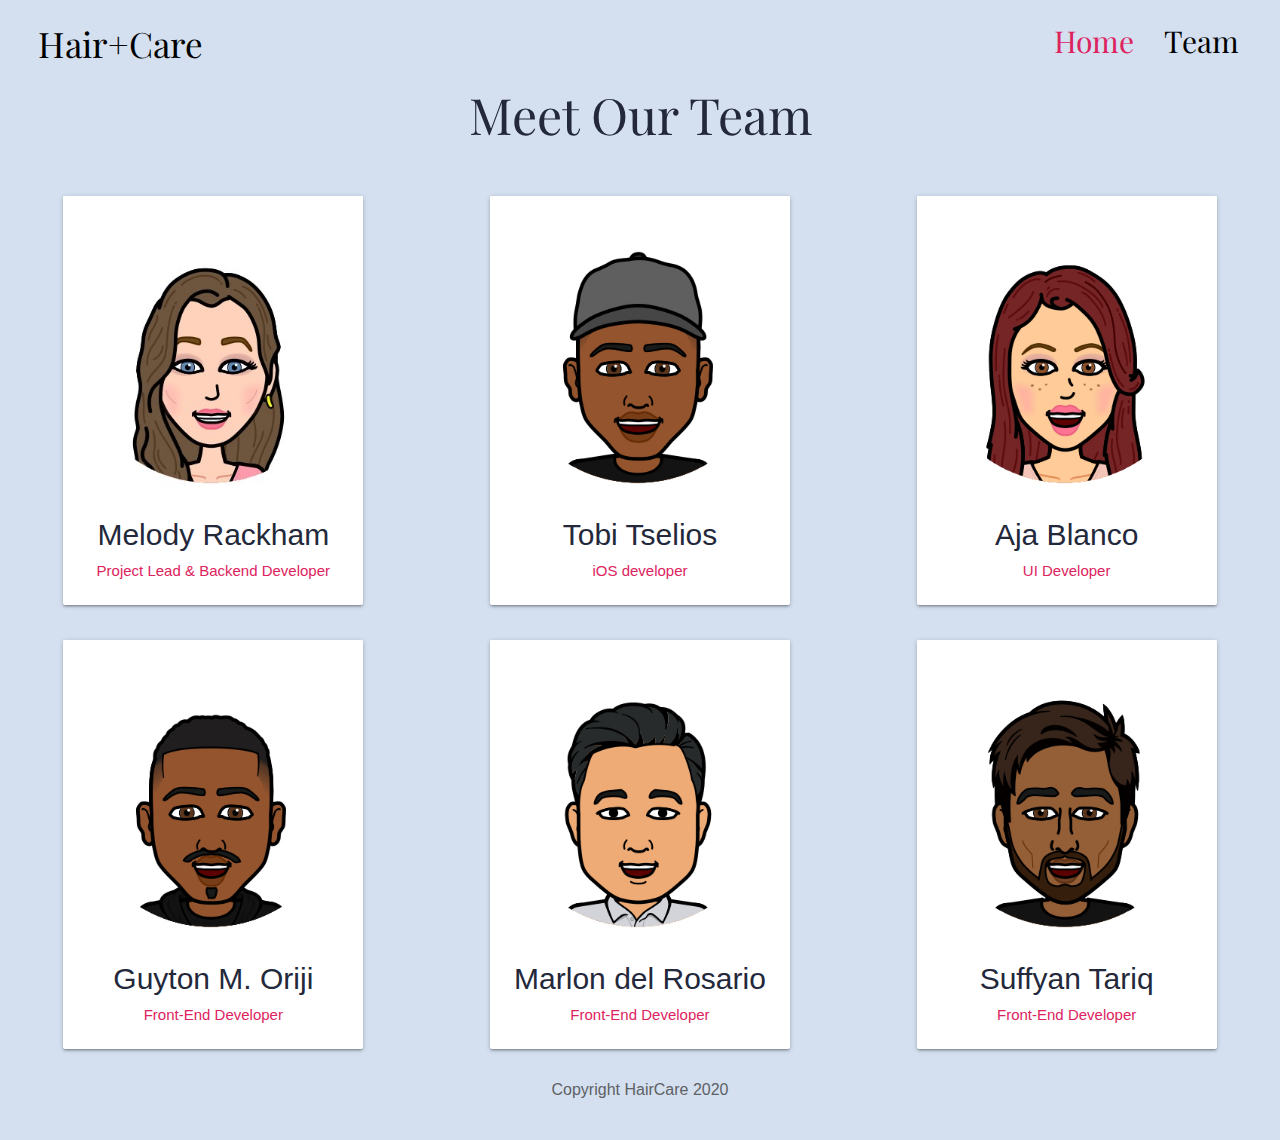
<file: team.html>
<!doctype html>

<html lang="en">



<head>
    <meta charset="utf-8">

    <title>HairCare</title>

    <script src="https://cdnjs.cloudflare.com/ajax/libs/jquery/3.4.1/jquery.min.js"></script>

    <link rel="stylesheet" href="https://cdnjs.cloudflare.com/ajax/libs/materialize/1.0.0/css/materialize.min.css">

    <script src="https://cdnjs.cloudflare.com/ajax/libs/materialize/1.0.0/js/materialize.min.js"></script>

    <!--Import Google Icon Font-->
    <link href="https://fonts.googleapis.com/icon?family=Material+Icons" rel="stylesheet">

    <!--Import materialize.css-->
    <link type="text/css" rel="stylesheet" href="css/materialize.min.css" media="screen,projection" />

    <link href="https://fonts.googleapis.com/css?family=Playfair+Display:700|Roboto|Roboto+Mono&display=swap"
        rel="stylesheet">

    <link href="css/index.css" rel="stylesheet">

    <meta name="viewport" content="width=device-width, initial-scale=1.0">




</head>

<body class="teamBody">
    <nav class="transnav">
        <div class="nav-wrapper test">
            <a href="#!" class="brand-logo left">Hair+Care</a>
            <ul class="right">
                <li><a href="index.html" class="home right">Home</a></li>
                <li><a href="team.html">Team</a></li>
            </ul>
        </div>
    </nav>

    <header>
        <h1>Meet Our Team</h1>
    </header>
    <section class="firstThree">
        <div class="row">
            <div class="col s12 m7">
                <div class="card">
                    <div class="card-image">
                        <img src="pics/melemoji.JPG">
                        <span class="card-title"></span>
                    </div>
                    <div class="card-content">
                        <h1>Melody Rackham</h1><br>
                        <p>Project Lead & Backend Developer</p>
                    </div>
                </div>
            </div>
        </div>

        <div class="row">
            <div class="col s12 m7">
                <div class="card">
                    <div class="card-image">
                        <img src="pics/tobiemojifinal.jpeg">
                        <span class="card-title"></span>
                    </div>
                    <div class="card-content">
                        <h1>Tobi Tselios</h1><br>
                        <p>iOS developer</p>
                    </div>
                </div>
            </div>
        </div>

        <div class="row">
            <div class="col s12 m7">
                <div class="card">
                    <div class="card-image">
                        <img src="pics/ajafinal.jpeg">
                        <span class="card-title"></span>
                    </div>
                    <div class="card-content">
                        <h1>Aja Blanco</h1> <br> <p>UI Developer</p>
                    </div>
                </div>
            </div>
        </div>

    </section>

    <section class="secondThree">


        <div class="row">
            <div class="col s12 m7">
                <div class="card">
                    <div class="card-image">
                        <img src="pics/guyemojifinal.jpeg">
                        <span class="card-title"></span>
                    </div>
                    <div class="card-content">
                        <h1>Guyton M. Oriji</h1><br>
                        <p>Front-End Developer</p>
                    </div>
                </div>
            </div>
        </div>

        <div class="row">
            <div class="col s12 m7">
                <div class="card">
                    <div class="card-image">
                        <img src="pics/marlonemoji2.jpeg">
                        <span class="card-title"></span>
                    </div>
                    <div class="card-content">
                        <h1>Marlon del Rosario</h1><br>
                        <p>Front-End Developer</p>
                    </div>
                </div>
            </div>
        </div>

        <div class="row">
            <div class="col s12 m7">
                <div class="card">
                    <div class="card-image">
                        <img src="pics/seansmiling.jpeg">
                        <span class="card-title"></span>
                    </div>
                    <div class="card-content">
                        <h1>Suffyan Tariq</h1><br>
                        <p>Front-End Developer</p>
                    </div>
                </div>
            </div>
        </div>
    </section>

    <footer>
        <p>Copyright HairCare 2020</p>
    </footer>

    <script src="https://code.jquery.com/jquery-3.4.1.min.js"></script>
    <!--JavaScript at end of body for optimized loading-->
    <script type="text/javascript" src="js/materialize.min.js"></script>
</body>

</html>
</file>
<file: css/index.css>
/* http://meyerweb.com/eric/tools/css/reset/ 
   v2.0 | 20110126
   License: none (public domain)
*/
html,
body,
div,
span,
applet,
object,
iframe,
h1,
h2,
h3,
h4,
h5,
h6,
p,
blockquote,
pre,
a,
abbr,
acronym,
address,
big,
cite,
code,
del,
dfn,
em,
img,
ins,
kbd,
q,
s,
samp,
small,
strike,
strong,
sub,
sup,
tt,
var,
b,
u,
i,
center,
dl,
dt,
dd,
ol,
ul,
li,
fieldset,
form,
label,
legend,
table,
caption,
tbody,
tfoot,
thead,
tr,
th,
td,
article,
aside,
canvas,
details,
embed,
figure,
figcaption,
footer,
header,
hgroup,
menu,
nav,
output,
ruby,
section,
summary,
time,
mark,
audio,
video {
  margin: 0;
  padding: 0;
  border: 0;
  font-size: 100%;
  font: inherit;
  vertical-align: baseline;
}
/* HTML5 display-role reset for older browsers */
article,
aside,
details,
figcaption,
figure,
footer,
header,
hgroup,
menu,
nav,
section {
  display: block;
}
body {
  line-height: 1;
}
ol,
ul {
  list-style: none;
}
blockquote,
q {
  quotes: none;
}
blockquote:before,
blockquote:after,
q:before,
q:after {
  content: '';
  content: none;
}
table {
  border-collapse: collapse;
  border-spacing: 0;
}
* {
  box-sizing: border-box;
}
html {
  font-size: 62.5%;
}
html,
body {
  font-family: 'Ubuntu', sans-serif;
  color: #5E6164;
}
h1,
h2,
h3,
h4,
h5 {
  font-family: 'Russo One', sans-serif;
  color: #23293B;
}
h2 {
  font-size: 3.2rem;
}
h3 {
  font-size: 2.8rem;
}
p {
  font-size: 1.6rem;
  line-height: 1.4;
}
.container {
  max-width: 800px;
  width: 100%;
  margin: 0 auto;
}
.transnav a {
  font-size: 5rem;
}
footer {
  display: flex;
  justify-content: center;
  margin-bottom: 3%;
}
body img {
  width: 100vw;
  height: 85vh;
}
@media (max-width: 500px) {
  body img {
    width: 100vw;
    height: 50vh;
    margin-right: 0;
  }
}
.bg {
  background-image: url("pics/tools.jpg");
  background-repeat: no-repeat;
  background-size: cover;
  height: 100vh;
  width: 100vw;
}
@media (max-width: 500px) {
  .bg {
    width: 100vw;
    height: 100vh;
  }
}
.bg .transnav {
  background-color: rgba(0, 0, 0, 0);
  border: rgba(0, 0, 0, 0);
  border-bottom: none !important;
  box-shadow: none !important;
}
.bg .test {
  padding: 2%;
  padding-left: 3%;
  padding-right: 2%;
}
@media (max-width: 800px) {
  .bg .test {
    margin: 0;
  }
}
.bg .test a {
  font-size: 3rem;
  font-family: 'Playfair Display', serif;
  color: black;
}
@media (max-width: 800px) {
  .bg .test a {
    margin-left: 2%;
  }
}
@media (max-width: 500px) {
  .bg .test a {
    font-size: 3rem !important;
  }
}
.bg .test li a {
  font-size: 2.5rem !important;
}
@media (max-width: 500px) {
  .bg .test li a {
    font-size: 2rem !important;
  }
}
.bg .test li .home {
  color: #dc2360;
}
@media (max-width: 500px) {
  .bg .test li .home {
    font-size: 2rem !important;
  }
}
.bg header {
  height: 19vh;
  margin-right: 6%;
  padding-top: 27%;
  display: flex;
  flex-direction: column;
  align-items: center;
  align-items: flex-end;
}
@media (max-width: 1000px) {
  .bg header {
    margin-right: 8.5% !important;
  }
}
@media (max-width: 800px) {
  .bg header {
    margin-top: 7%;
    margin-right: 6%!important;
  }
}
@media (max-width: 500px) {
  .bg header {
    padding-top: 7%;
    margin: 0!important;
    align-items: center;
  }
}
.bg header h1 {
  font-size: 4.5rem !important;
  font-family: 'Playfair Display', serif;
  color: black;
}
@media (max-width: 1000px) {
  .bg header h1 {
    font-size: 3.3rem !important;
  }
}
@media (max-width: 800px) {
  .bg header h1 {
    font-size: 2.5rem !important;
  }
}
@media (max-width: 500px) {
  .bg header h1 {
    font-size: 2.5rem;
    padding-bottom: 4%;
  }
}
.bg .buttons {
  padding-top: 5%;
  margin-right: 18%;
  display: flex;
  flex-direction: column;
  align-items: flex-end;
}
@media (max-width: 800px) {
  .bg .buttons {
    align-items: flex-end;
    margin-right: 13%;
  }
}
@media (max-width: 500px) {
  .bg .buttons {
    padding-top: 40%;
    align-items: center;
    margin: 0;
  }
}
.bg .buttons button {
  font-family: 'Roboto', sans-serif;
}
.customer {
  display: flex;
  justify-content: center;
  margin: 2%;
}
@media (max-width: 500px) {
  .customer {
    display: flex;
    flex-direction: column;
    align-items: center;
  }
}
.customer .one {
  width: 60%;
}
@media (max-width: 1000px) {
  .customer .one {
    width: 50%;
  }
}
@media (max-width: 800px) {
  .customer .one {
    width: 50vw;
  }
}
@media (max-width: 500px) {
  .customer .one {
    width: 100%;
  }
}
.customer .one img {
  width: 100%;
  height: 500px;
}
@media (max-width: 1000px) {
  .customer .one img {
    height: 400px;
  }
}
@media (max-width: 800px) {
  .customer .one img {
    height: 60vh;
  }
}
.customer .two {
  display: flex;
  flex-direction: column;
  align-items: center;
  width: 50%;
}
@media (max-width: 1000px) {
  .customer .two {
    width: 50%;
  }
}
@media (max-width: 500px) {
  .customer .two {
    width: 100%;
  }
}
.customer .two h2 {
  font-family: 'Playfair Display', serif;
  margin-bottom: 2%;
}
.customer .two p {
  margin: 2%;
  padding: 2%;
  margin-bottom: none;
  font-size: 2rem!important;
  font-family: 'Roboto', sans-serif;
}
@media (max-width: 1000px) {
  .customer .two p {
    font-size: 1.5rem !important;
  }
}
@media (max-width: 800px) {
  .customer .two p {
    font-size: 1.2rem !important;
  }
}
@media (max-width: 500px) {
  .customer .two p {
    margin: 0;
  }
}
.stylist {
  display: flex;
  justify-content: center;
  margin: 2%;
}
@media (max-width: 500px) {
  .stylist {
    display: flex;
    flex-direction: column-reverse;
    align-items: center;
  }
}
.stylist .one {
  width: 60%;
}
@media (max-width: 1000px) {
  .stylist .one {
    width: 50%;
  }
}
@media (max-width: 800px) {
  .stylist .one {
    width: 50vw;
  }
}
@media (max-width: 500px) {
  .stylist .one {
    width: 100%;
  }
}
.stylist .one img {
  width: 100%;
  height: 500px;
}
@media (max-width: 1000px) {
  .stylist .one img {
    height: 400px;
  }
}
@media (max-width: 800px) {
  .stylist .one img {
    height: 60vh;
  }
}
@media (max-width: 500px) {
  .stylist .one img {
    width: 100%;
    height: 50vh;
  }
}
.stylist .two {
  display: flex;
  flex-direction: column;
  align-items: center;
  width: 50%;
}
@media (max-width: 1000px) {
  .stylist .two {
    width: 50%;
  }
}
@media (max-width: 500px) {
  .stylist .two {
    width: 100%;
  }
}
.stylist .two h2 {
  font-family: 'Playfair Display', serif;
  margin-bottom: 2%;
}
.stylist .two p {
  margin: 1.5%;
  margin-bottom: none;
  font-size: 2rem!important;
  padding: 2%;
  font-family: 'Roboto', sans-serif;
}
@media (max-width: 1000px) {
  .stylist .two p {
    font-size: 1.5rem !important;
  }
}
@media (max-width: 800px) {
  .stylist .two p {
    font-size: 1.2rem !important;
  }
}
@media (max-width: 500px) {
  .stylist .two button {
    margin: 0;
  }
}
.about {
  width: 100%;
  display: flex;
  flex-direction: column;
  align-items: center;
  text-align: center;
  margin-top: 0;
}
@media (max-width: 500px) {
  .about {
    width: 100vw!important;
  }
}
.about div {
  margin-bottom: 3%;
}
.about div h2 {
  font-family: 'Playfair Display', serif;
}
.about div h3 {
  font-family: 'Playfair Display', serif;
}
.about .aboutSection {
  width: 100%;
  display: flex;
  justify-content: center;
  justify-content: space-between;
  margin-bottom: 2%;
  margin-top: 0;
}
@media (max-width: 500px) {
  .about .aboutSection {
    width: 100vw;
  }
}
.about .aboutSection h2 {
  font-size: 1.9rem;
}
.about .aboutSection div {
  display: flex;
  justify-content: center;
  align-items: center;
  width: 100%;
  border: 1px solid white;
  background-color: whitesmoke;
  height: 100px;
  margin-bottom: 0;
}
.about .aboutSection div h2 {
  font-size: 1.7rem;
  width: 100%;
  padding: 15%;
  color: black;
}
.carousel.carousel-slider {
  height: 90vh!important;
}
@media (max-width: 1000px) {
  .carousel.carousel-slider {
    height: 60vh;
  }
}
@media (max-width: 500px) {
  .carousel.carousel-slider {
    display: none;
  }
}
.carousel.carousel-slider img {
  height: 90vh;
}
@media (max-width: 800px) {
  .carousel.carousel-slider img {
    height: 500px;
  }
}
.contactUs {
  display: flex;
  justify-content: center;
}
.contactUs h2 {
  font-family: 'Playfair Display', serif;
}
.contact .mainform .container3 {
  width: 100%;
  /* Full width */
  padding: 30px;
  /* Some padding */
  border-radius: 4px;
  /* Rounded borders */
  box-sizing: border-box;
  /* Make sure that padding and width stays in place */
  resize: vertical;
  /* Allow the user to vertically resize the textarea (not horizontally) */
}
.contact .mainform .container3 input [placeholder] {
  padding-bottom: 2%;
}
/* Style the submit button with a specific background color etc */
input[type="submit"] {
  margin-top: 4%;
  padding: 12px 20px;
  border-radius: 4px;
  cursor: pointer;
  background-color: black;
  color: white;
}
@media (max-width: 1000px) {
  input[type="submit"] {
    padding: 3%;
    margin-top: 0;
  }
}
@media (max-width: 800px) {
  input[type="submit"] {
    padding: 3%;
    margin-top: 0;
  }
}
/* When moving the mouse over the submit button, add a darker green color */
input[type="submit"]:hover {
  background-color: white;
  color: black;
}
/* Add a background color and some padding around the form */
.container3 {
  border-radius: 5px;
  background-color: whitesmoke;
  padding: 35px;
  height: 50vh;
  font-size: 2rem;
  font-family: 'Roboto', sans-serif;
}
.mainform {
  width: 500px;
}
.contact {
  width: 100%;
  height: 50vh;
  margin-bottom: 4%;
  display: flex;
  justify-content: center;
  justify-content: space-between;
}
.contact .mainform {
  width: 50%;
  margin: 2%;
}
@media (max-width: 500px) {
  .contact .mainform {
    width: 100%;
  }
}
.contact .contactImg {
  margin-left: 2%;
  margin-top: 2%;
  width: 50%;
}
@media (max-width: 500px) {
  .contact .contactImg {
    display: none;
  }
}
.contact .contactImg img {
  width: 100%;
  height: 50vh;
}
.teamBody {
  width: 100vw;
  background-color: #d4e0f0;
}
.transnav {
  background-color: rgba(0, 0, 0, 0);
  border: rgba(0, 0, 0, 0);
  border-bottom: none !important;
  box-shadow: none !important;
}
.test {
  padding: 2%;
  padding-left: 3%;
  padding-right: 2%;
}
.test a {
  font-size: 3.5rem;
  font-family: 'Playfair Display', serif;
  color: black;
}
@media (max-width: 800px) {
  .test a {
    margin-left: 2%;
  }
}
@media (max-width: 500px) {
  .test a {
    font-size: 3rem !important;
  }
}
.test li a {
  font-size: 3rem !important;
}
@media (max-width: 500px) {
  .test li a {
    font-size: 2rem !important;
  }
}
.test li .home {
  color: #dc2360;
}
@media (max-width: 500px) {
  .test li .home {
    font-size: 2rem !important;
  }
}
header {
  display: flex;
  justify-content: center;
  margin-top: 2%;
}
@media (max-width: 800px) {
  header {
    margin-left: 0.83%;
  }
}
header h1 {
  font-family: 'Playfair Display', serif;
  font-size: 5rem;
}
@media (max-width: 800px) {
  header h1 {
    font-size: 4rem;
  }
}
@media (max-width: 500px) {
  header h1 {
    font-size: 3.5rem;
  }
}
.firstThree {
  margin-top: 4%;
  width: 100vw;
  display: flex;
  justify-content: center;
}
@media (max-width: 800px) {
  .firstThree {
    margin-left: 1.2%;
  }
}
@media (max-width: 500px) {
  .firstThree {
    display: flex;
    flex-direction: column;
    align-items: center;
  }
}
.firstThree .row .col.s12.m7 {
  width: 100%;
}
.firstThree .row .card {
  width: 300px;
}
@media (max-width: 800px) {
  .firstThree .row .card {
    width: 260px;
  }
}
.firstThree .row .card img {
  width: 300px;
  height: 300px;
}
@media (max-width: 800px) {
  .firstThree .row .card img {
    width: 260px;
    height: 260px;
  }
}
.firstThree .row .card .card-content h1 {
  font-size: 3rem;
  text-align: center;
}
@media (max-width: 800px) {
  .firstThree .row .card .card-content h1 {
    font-size: 2rem;
  }
}
.firstThree .row .card .card-content p {
  font-size: 1.5rem;
  text-align: center;
  color: #dc2360;
}
@media (max-width: 800px) {
  .firstThree .row .card .card-content p {
    font-size: 1rem;
  }
}
.secondThree {
  display: flex;
  justify-content: center;
  width: 100vw;
}
@media (max-width: 800px) {
  .secondThree {
    margin-left: 1.2%;
  }
}
@media (max-width: 500px) {
  .secondThree {
    display: flex;
    flex-direction: column;
    align-items: center;
  }
}
.secondThree .row .col.s12.m7 {
  width: 100%;
}
.secondThree .row .card {
  width: 300px;
}
@media (max-width: 800px) {
  .secondThree .row .card {
    width: 260px;
  }
}
.secondThree .row .card img {
  width: 300px;
  height: 300px;
}
@media (max-width: 800px) {
  .secondThree .row .card img {
    width: 260px;
    height: 260px;
  }
}
.secondThree .row .card .card-content h1 {
  font-size: 3rem;
  text-align: center;
}
@media (max-width: 800px) {
  .secondThree .row .card .card-content h1 {
    font-size: 2rem;
  }
}
.secondThree .row .card .card-content p {
  font-size: 1.5rem;
  text-align: center;
  color: #dc2360;
}
@media (max-width: 800px) {
  .secondThree .row .card .card-content p {
    font-size: 1rem;
  }
}
</file>
